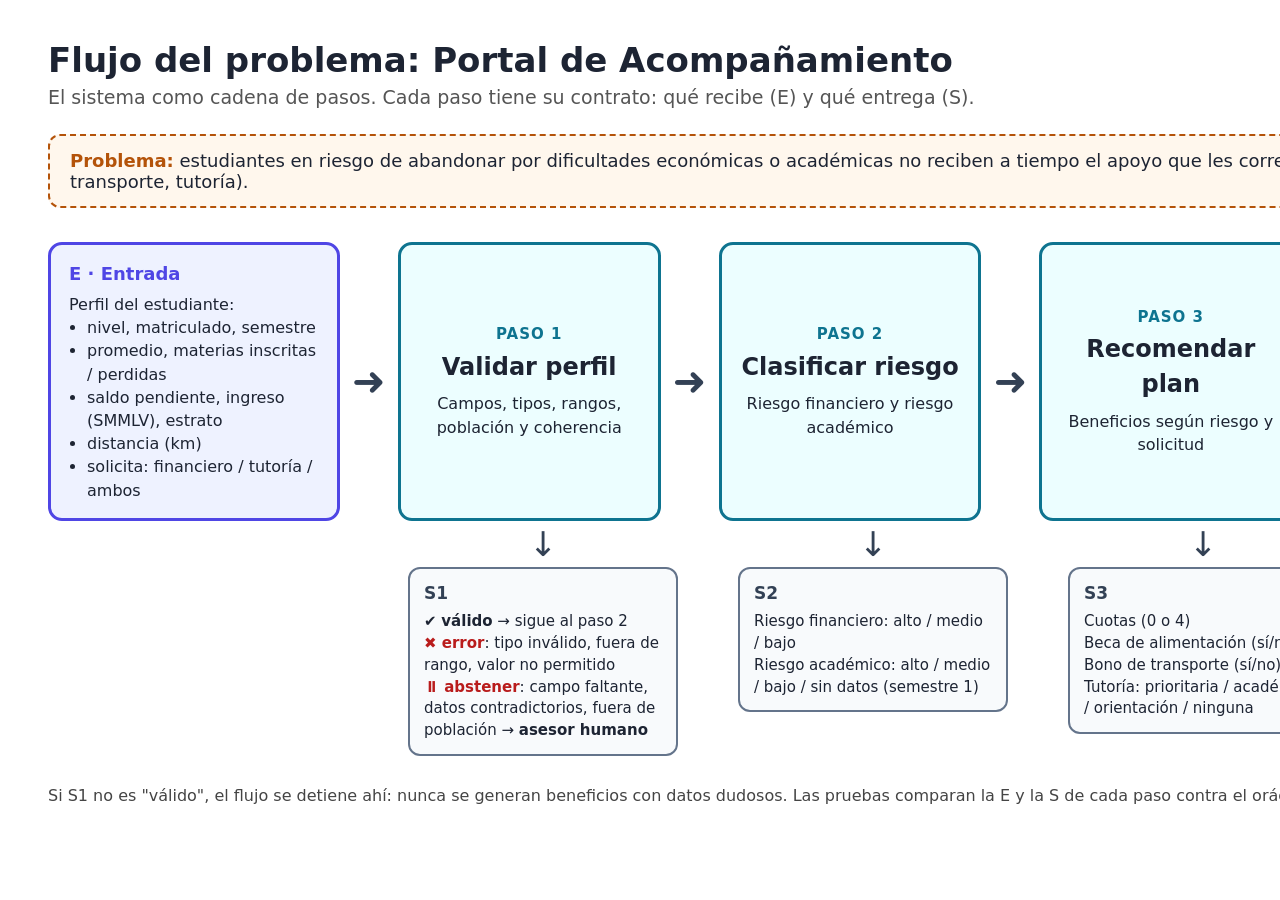
<file: flujo_del_problema.html>
<!doctype html><html><head><meta charset="utf-8"><style>
*{box-sizing:border-box;margin:0}
body{width:1700px;height:830px;background:#fff;font-family:"DejaVu Sans",Arial,sans-serif;color:#1d2433;padding:40px 48px}
h1{font-size:34px;margin-bottom:6px}
.sub{font-size:19px;color:#555;margin-bottom:26px}
.prob{border:2px dashed #b45309;background:#fff7ed;border-radius:12px;padding:14px 20px;font-size:18px;margin-bottom:34px}
.prob b{color:#b45309}
.row{display:flex;align-items:stretch;gap:0}
.box{border-radius:14px;padding:16px 18px;font-size:16px;line-height:1.45}
.e{background:#eef2ff;border:3px solid #4f46e5;width:300px}
.step{background:#ecfeff;border:3px solid #0e7490;width:270px;text-align:center;display:flex;flex-direction:column;justify-content:center}
.step .n{font-size:15px;color:#0e7490;font-weight:bold;letter-spacing:1px}
.step .t{font-size:24px;font-weight:bold;margin:4px 0 8px}
.out{background:#f0fdf4;border:3px solid #15803d;width:300px}
.arrow{width:60px;display:flex;align-items:center;justify-content:center;font-size:40px;color:#334155}
.lab{font-weight:bold;font-size:18px;margin-bottom:6px}
.e .lab{color:#4f46e5}.out .lab{color:#15803d}
.srow{display:flex;margin-top:0}
.scol{display:flex;flex-direction:column;align-items:center}
.down{font-size:34px;color:#334155;height:46px;line-height:46px}
.s{background:#f8fafc;border:2px solid #64748b;border-radius:12px;padding:12px 14px;font-size:15px;line-height:1.45;width:270px}
.s .lab{font-size:17px;color:#334155}
.bad{color:#b91c1c;font-weight:bold}
ul{padding-left:18px}
.legend{margin-top:30px;font-size:16px;color:#444}
</style></head><body>
<h1>Flujo del problema: Portal de Acompañamiento</h1>
<div class="sub">El sistema como cadena de pasos. Cada paso tiene su contrato: qué recibe (E) y qué entrega (S).</div>
<div class="prob"><b>Problema:</b> estudiantes en riesgo de abandonar por dificultades económicas o académicas no reciben a tiempo el apoyo que les corresponde (cuotas, beca, bono de transporte, tutoría).</div>

<div class="row">
 <div class="box e"><div class="lab">E · Entrada</div>Perfil del estudiante:
  <ul><li>nivel, matriculado, semestre</li><li>promedio, materias inscritas / perdidas</li><li>saldo pendiente, ingreso (SMMLV), estrato</li><li>distancia (km)</li><li>solicita: financiero / tutoría / ambos</li></ul></div>
 <div class="arrow">➜</div>
 <div class="box step"><div class="n">PASO 1</div><div class="t">Validar perfil</div>Campos, tipos, rangos, población y coherencia</div>
 <div class="arrow">➜</div>
 <div class="box step"><div class="n">PASO 2</div><div class="t">Clasificar riesgo</div>Riesgo financiero y riesgo académico</div>
 <div class="arrow">➜</div>
 <div class="box step"><div class="n">PASO 3</div><div class="t">Recomendar plan</div>Beneficios según riesgo y solicitud</div>
 <div class="arrow">➜</div>
 <div class="box out"><div class="lab">S · Salida final</div>Plan de apoyo propuesto al estudiante; un asesor lo formaliza.
  <br><br><b>o</b> remisión a asesor humano<br><b>o</b> error controlado</div>
</div>

<div class="srow" style="margin-left:360px">
 <div class="scol"><div class="down">↓</div><div class="s"><div class="lab">S1</div>
  ✔ <b>válido</b> → sigue al paso 2<br>
  <span class="bad">✖ error</span>: tipo inválido, fuera de rango, valor no permitido<br>
  <span class="bad">⏸ abstener</span>: campo faltante, datos contradictorios, fuera de población → <b>asesor humano</b></div></div>
 <div style="width:60px"></div>
 <div class="scol"><div class="down">↓</div><div class="s"><div class="lab">S2</div>
  Riesgo financiero: alto / medio / bajo<br>
  Riesgo académico: alto / medio / bajo / sin datos (semestre 1)</div></div>
 <div style="width:60px"></div>
 <div class="scol"><div class="down">↓</div><div class="s"><div class="lab">S3</div>
  Cuotas (0 o 4)<br>Beca de alimentación (sí/no)<br>Bono de transporte (sí/no)<br>Tutoría: prioritaria / académica / orientación / ninguna</div></div>
</div>
<div class="legend">Si S1 no es "válido", el flujo se detiene ahí: nunca se generan beneficios con datos dudosos. Las pruebas comparan la E y la S de cada paso contra el oráculo.</div>
</body></html>
</file>
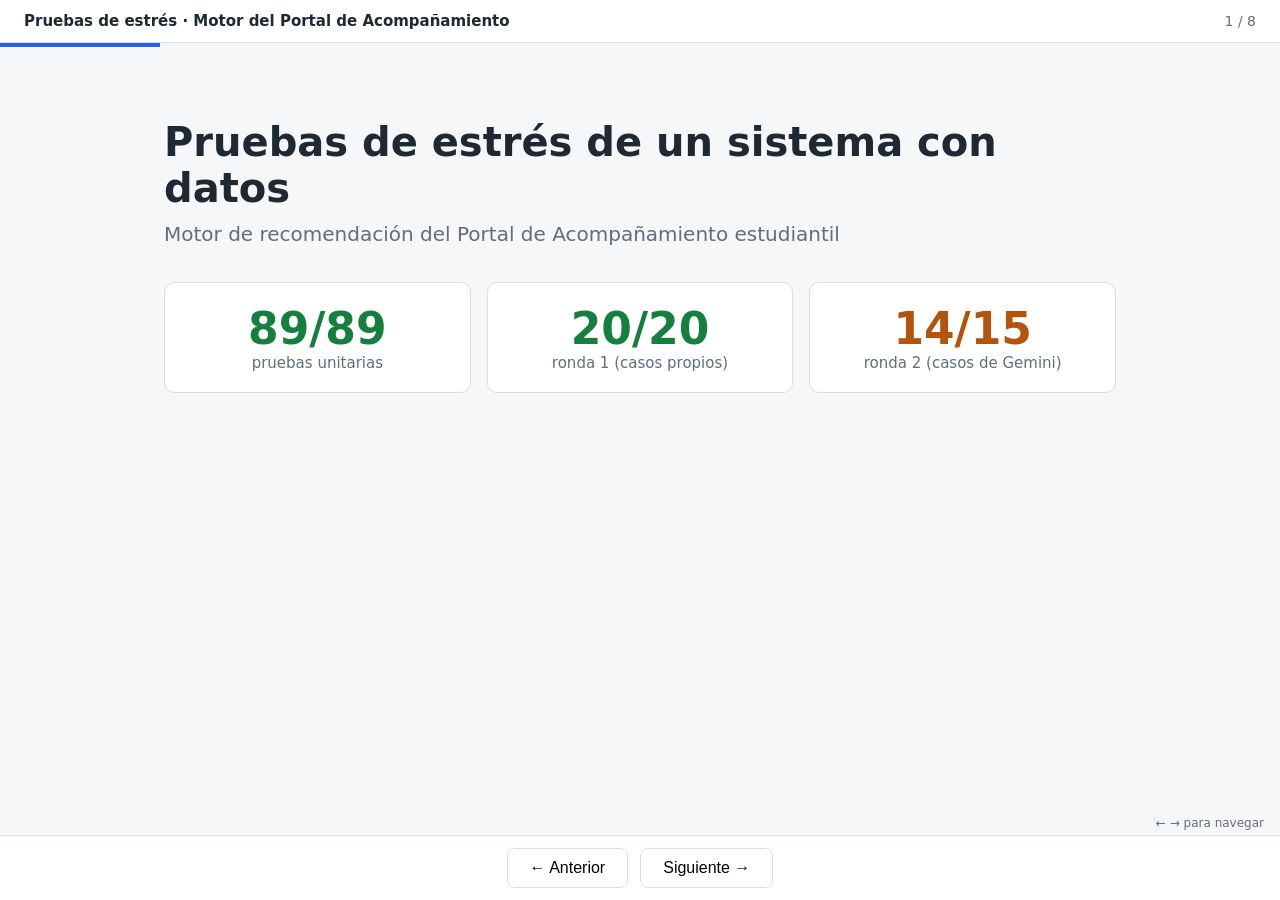
<file: presentacion/apoyo_pruebas.html>
<!DOCTYPE html>
<html lang="es">
<head>
<meta charset="utf-8">
<meta name="viewport" content="width=device-width, initial-scale=1">
<title>Pruebas de estrés · Portal de Acompañamiento</title>
<style>
  :root {
    --fondo: #f6f7f9; --tarjeta: #ffffff; --texto: #1f2933; --suave: #616e7c;
    --borde: #d9dee5; --azul: #2563eb; --verde: #15803d; --verde-bg: #e7f6ec;
    --rojo: #b91c1c; --rojo-bg: #fdecec; --ambar: #b45309; --ambar-bg: #fff4e0;
  }
  * { box-sizing: border-box; }
  body { margin: 0; font-family: system-ui, "Segoe UI", Roboto, sans-serif; background: var(--fondo); color: var(--texto); }
  header { display: flex; justify-content: space-between; align-items: center; padding: 12px 24px; background: var(--tarjeta); border-bottom: 1px solid var(--borde); }
  header strong { font-size: 15px; }
  #contador { color: var(--suave); font-size: 14px; }
  #progreso { height: 4px; background: var(--azul); width: 0; transition: width .3s; }

  main { max-width: 1000px; margin: 0 auto; padding: 32px 24px 100px; }
  .slide { display: none; animation: aparecer .3s ease; }
  .slide.activa { display: block; }
  @keyframes aparecer { from { opacity: 0; transform: translateY(8px); } to { opacity: 1; transform: none; } }

  h1 { font-size: 40px; margin: 40px 0 8px; }
  h2 { font-size: 28px; margin: 0 0 20px; }
  .subtitulo { font-size: 20px; color: var(--suave); margin: 0 0 32px; }
  p, li { font-size: 18px; line-height: 1.55; }

  .tarjeta { background: var(--tarjeta); border: 1px solid var(--borde); border-radius: 10px; padding: 20px; }
  .grilla { display: grid; grid-template-columns: repeat(auto-fit, minmax(220px, 1fr)); gap: 16px; }

  /* Diagrama de pasos */
  .cadena { display: flex; align-items: stretch; gap: 8px; flex-wrap: wrap; margin: 24px 0; }
  .paso { flex: 1; min-width: 150px; background: var(--tarjeta); border: 2px solid var(--azul); border-radius: 10px; padding: 14px; text-align: center; }
  .paso b { display: block; color: var(--azul); font-size: 14px; }
  .paso span { font-size: 17px; }
  .flecha { align-self: center; font-size: 24px; color: var(--suave); }
  .nota { background: var(--ambar-bg); border-left: 4px solid var(--ambar); padding: 12px 16px; border-radius: 6px; }

  /* Métricas */
  .metrica { text-align: center; }
  .metrica .numero { font-size: 44px; font-weight: 700; }
  .metrica .numero.ok { color: var(--verde); }
  .metrica .numero.alerta { color: var(--ambar); }
  .metrica .etiqueta { color: var(--suave); font-size: 15px; }
  .metrica p { font-size: 15px; margin: 8px 0 0; }

  /* Tablas */
  .filtros { display: flex; gap: 8px; margin-bottom: 12px; flex-wrap: wrap; }
  .filtros button { border: 1px solid var(--borde); background: var(--tarjeta); padding: 6px 14px; border-radius: 20px; cursor: pointer; font-size: 14px; }
  .filtros button.activo { background: var(--azul); color: #fff; border-color: var(--azul); }
  .tabla-cont { overflow-x: auto; background: var(--tarjeta); border: 1px solid var(--borde); border-radius: 10px; }
  table { width: 100%; border-collapse: collapse; font-size: 14px; }
  th, td { padding: 8px 12px; text-align: left; border-bottom: 1px solid var(--borde); }
  th { background: #eef1f5; font-weight: 600; }
  tbody tr { cursor: pointer; }
  tbody tr:hover { background: #f1f5ff; }
  tr.falla { background: var(--rojo-bg); }
  .estado { font-weight: 700; padding: 2px 8px; border-radius: 4px; font-size: 12px; }
  .estado.PASA { background: var(--verde-bg); color: var(--verde); }
  .estado.FALLA { background: var(--rojo-bg); color: var(--rojo); }
  code { background: #eef1f5; padding: 1px 5px; border-radius: 4px; font-size: .92em; }
  #detalle { margin-top: 12px; min-height: 60px; }

  /* Comparación A03 */
  .comparar { display: grid; grid-template-columns: 1fr 1fr; gap: 16px; }
  .comparar .tarjeta h3 { margin-top: 0; }
  .cubierto { border-top: 4px solid var(--verde); }
  .hueco { border-top: 4px solid var(--rojo); }
  .revelar { margin-top: 16px; background: var(--azul); color: #fff; border: 0; padding: 10px 18px; border-radius: 8px; font-size: 16px; cursor: pointer; }
  .oculto { display: none; }

  ul.garantias { list-style: none; padding: 0; }
  ul.garantias li { padding: 10px 0 10px 36px; position: relative; border-bottom: 1px solid var(--borde); }
  ul.garantias li::before { content: "✔"; position: absolute; left: 6px; color: var(--verde); font-weight: 700; }
  blockquote { font-size: 21px; border-left: 5px solid var(--azul); margin: 28px 0 0; padding: 12px 20px; background: var(--tarjeta); border-radius: 0 10px 10px 0; }

  nav { position: fixed; bottom: 0; left: 0; right: 0; display: flex; justify-content: center; gap: 12px; padding: 12px; background: var(--tarjeta); border-top: 1px solid var(--borde); }
  nav button { padding: 10px 22px; font-size: 16px; border-radius: 8px; border: 1px solid var(--borde); background: var(--tarjeta); cursor: pointer; }
  nav button:hover { border-color: var(--azul); color: var(--azul); }
  .ayuda { position: fixed; bottom: 70px; right: 16px; font-size: 12px; color: var(--suave); }

  @media (max-width: 640px) {
    h1 { font-size: 30px; } h2 { font-size: 22px; }
    .comparar { grid-template-columns: 1fr; }
    .flecha { display: none; }
  }
</style>
</head>
<body>

<header>
  <strong>Pruebas de estrés · Motor del Portal de Acompañamiento</strong>
  <span id="contador"></span>
</header>
<div id="progreso"></div>

<main>

  <!-- 1. Portada -->
  <section class="slide">
    <h1>Pruebas de estrés de un sistema con datos</h1>
    <p class="subtitulo">Motor de recomendación del Portal de Acompañamiento estudiantil</p>
    <div class="grilla">
      <div class="tarjeta metrica"><div class="numero ok">89/89</div><div class="etiqueta">pruebas unitarias</div></div>
      <div class="tarjeta metrica"><div class="numero ok">20/20</div><div class="etiqueta">ronda 1 (casos propios)</div></div>
      <div class="tarjeta metrica"><div class="numero alerta">14/15</div><div class="etiqueta">ronda 2 (casos de Gemini)</div></div>
    </div>
  </section>

  <!-- 2. El sistema -->
  <section class="slide">
    <h2>1. Qué se probó</h2>
    <p>El motor recibe el perfil de un estudiante (E) y lo procesa en tres pasos encadenados:</p>
    <div class="cadena">
      <div class="paso"><b>Entrada E</b><span>Perfil del estudiante</span></div>
      <div class="flecha">→</div>
      <div class="paso"><b>Paso 1 · S1</b><span>Validar perfil</span></div>
      <div class="flecha">→</div>
      <div class="paso"><b>Paso 2 · S2</b><span>Clasificar riesgo</span></div>
      <div class="flecha">→</div>
      <div class="paso"><b>Paso 3 · S3</b><span>Recomendar plan</span></div>
    </div>
    <p class="nota"><b>Cortocircuito:</b> si S1 no es <code>valido</code>, S2 y S3 quedan en <code>null</code>.
      El sistema nunca otorga beneficios con datos malos: responde <code>error</code> o <code>abstener</code>
      y remite el caso a un asesor humano.</p>
  </section>

  <!-- 3. Tres niveles -->
  <section class="slide">
    <h2>2. Tres niveles de prueba</h2>
    <div class="grilla">
      <div class="tarjeta metrica">
        <div class="numero ok">89</div><div class="etiqueta">pruebas unitarias (pytest)</div>
        <p>Cada regla por separado: umbrales exactos (2.0 vs 2.01, 4.99 vs 5.0 km, 2.99 vs 3.0), tipos inválidos, nulos, rangos, NaN, entradas que no son diccionario.</p>
      </div>
      <div class="tarjeta metrica">
        <div class="numero ok">20/20</div><div class="etiqueta">Ronda 1 · diseñados por nosotros</div>
        <p>5 perfiles reales típicos + 15 simulados difíciles.</p>
      </div>
      <div class="tarjeta metrica">
        <div class="numero alerta">14/15</div><div class="etiqueta">Ronda 2 · generados por Gemini</div>
        <p>Prueba “ciega”: casos que no diseñamos nosotros.</p>
      </div>
    </div>
  </section>

  <!-- 4. Ronda 1 -->
  <section class="slide">
    <h2>3. Resultados de la ronda 1</h2>
    <div class="filtros" data-tabla="r1"></div>
    <div class="tabla-cont"><table id="tabla-r1"></table></div>
    <p style="font-size:14px;color:var(--suave)">Haz clic en una fila para ver por qué el caso es difícil.</p>
    <div id="detalle-r1" class="tarjeta oculto"></div>
  </section>

  <!-- 5. Casos destacados -->
  <section class="slide">
    <h2>4. Casos que vale la pena destacar</h2>
    <div class="grilla">
      <div class="tarjeta"><b>S01 y S02 · Datos faltantes</b><p>Falta el promedio o el saldo y el sistema <b>se abstiene</b> en lugar de asumir 0. Cumple la garantía “no inventa datos”.</p></div>
      <div class="tarjeta"><b>S15 · Primer semestre</b><p>No tener promedio es legítimo en semestre 1: el sistema <b>sí genera un plan</b>, con riesgo académico <code>sin_datos</code>.</p></div>
      <div class="tarjeta"><b>S06 · Contradicción</b><p>Estrato 6 con ingreso de 0.3 SMMLV se marca como <code>datos_contradictorios</code>: posible error o fraude.</p></div>
    </div>
  </section>

  <!-- 6. Ronda 2 -->
  <section class="slide">
    <h2>5. Resultados de la ronda 2 (Gemini)</h2>
    <div class="filtros" data-tabla="r2"></div>
    <div class="tabla-cont"><table id="tabla-r2"></table></div>
    <div id="detalle-r2" class="tarjeta oculto"></div>
  </section>

  <!-- 7. Hallazgo A03 -->
  <section class="slide">
    <h2>6. El hallazgo: caso A03</h2>
    <div class="comparar">
      <div class="tarjeta cubierto">
        <h3>S06 · cubierto por el contrato</h3>
        <p>Estrato <b>6</b> con ingreso de <b>0.3</b> SMMLV</p>
        <p>Regla: “estrato ≥ 5 con ingreso &lt; 1” → <code>abstener</code></p>
        <p>✅ Detectado</p>
      </div>
      <div class="tarjeta hueco">
        <h3>A03 · NO cubierto</h3>
        <p>Estrato <b>1</b> con ingreso de <b>18</b> SMMLV</p>
        <p>Como el estrato es ≤ 2, el sistema lo clasifica con riesgo financiero <b>alto</b>.</p>
        <p>❌ Recibe <b>beca de alimentación + 4 cuotas</b></p>
      </div>
    </div>
    <button class="revelar" id="btn-conclusion">¿Es un error del código?</button>
    <div id="conclusion" class="oculto">
      <p class="nota" style="margin-top:16px">
        <b>No.</b> El motor cumple el contrato al pie de la letra: el problema está en el <b>contrato</b>, no en el código.
        Las pruebas de estrés con datos externos sacaron a la luz un hueco en la especificación que los casos propios no encontraron.
      </p>
      <p><b>Por qué no se “corrigió”:</b> cambiar el código sin cambiar antes el contrato sería ocultar el hallazgo.</p>
      <p><b>Propuesta:</b> agregar al contrato la regla <code>estrato ≤ 2 y ingreso &gt; X SMMLV → abstener(datos_contradictorios)</code>
        y después actualizar el motor y las pruebas.</p>
    </div>
  </section>

  <!-- 8. Cierre -->
  <section class="slide">
    <h2>7. Conclusión</h2>
    <ul class="garantias">
      <li>Nunca lanza una excepción: toda entrada termina en <code>plan</code>, <code>abstener</code> o <code>error</code>.</li>
      <li>Nunca inventa datos que faltan (no asume saldo 0 ni promedio 0).</li>
      <li>Nunca otorga beneficios fuera de la población (posgrado, no matriculados).</li>
      <li>Respeta los umbrales inclusivos (≤ 2 SMMLV, ≥ 5 km).</li>
    </ul>
    <blockquote>Las pruebas de estrés con datos de otra fuente encontraron un hueco en el contrato (A03): para eso sirven.</blockquote>
  </section>

</main>

<span class="ayuda">← → para navegar</span>
<nav>
  <button id="anterior">← Anterior</button>
  <button id="siguiente">Siguiente →</button>
</nav>

<script>
  // ---------------- Datos (salida real de ejecutar_pruebas.py) ----------------
  const RONDA1 = [
    ["R01", "PASA", "plan · fin=alto aca=medio · cuotas=4 beca bono · tutoría académica", "Perfil más común: bajo ingreso, una materia perdida, pide ambos apoyos."],
    ["R02", "PASA", "plan · fin=bajo aca=bajo · sin beneficios · orientación", "Estudiante al día que solo quiere orientación."],
    ["R03", "PASA", "plan · fin=medio aca=alto · cuotas=4 · tutoría prioritaria", "Primer semestre con bajo rendimiento: activa tutoría prioritaria."],
    ["R04", "PASA", "plan · fin=alto aca=bajo · cuotas=4 beca bono", "Solo pide apoyo financiero, vive lejos."],
    ["R05", "PASA", "plan · fin=medio aca=medio · cuotas=4 bono · tutoría académica", "Riesgo medio en ambas dimensiones."],
    ["S01", "PASA", "abstener (campo_faltante: promedio)", "Falta el promedio: sin él no se puede clasificar el riesgo académico."],
    ["S02", "PASA", "abstener (campo_faltante: saldo_pendiente)", "Pide apoyo financiero pero no hay saldo: el sistema podría asumir 0 y negar el apoyo."],
    ["S03", "PASA", "error (fuera_de_rango: promedio)", "Promedio en escala 0-10 en lugar de 0-5."],
    ["S04", "PASA", "error (fuera_de_rango: saldo_pendiente)", "Saldo negativo (saldo a favor) mal cargado."],
    ["S05", "PASA", "abstener (datos_contradictorios: materias_perdidas)", "Perdió más materias de las que inscribió."],
    ["S06", "PASA", "abstener (datos_contradictorios: estrato)", "Estrato 6 con ingreso menor a 1 SMMLV: posible error o fraude."],
    ["S07", "PASA", "abstener (fuera_de_poblacion: matriculado)", "No está matriculado este semestre."],
    ["S08", "PASA", "abstener (fuera_de_poblacion: nivel)", "Estudiante de posgrado: el sistema se diseñó para pregrado."],
    ["S09", "PASA", "plan · fin=bajo aca=medio · tutoría académica", "Promedio exactamente en el umbral 3.0."],
    ["S10", "PASA", "plan · fin=alto aca=bajo · cuotas=4 beca", "Ingreso exactamente en el umbral de 2 SMMLV."],
    ["S11", "PASA", "plan · fin=medio aca=bajo · cuotas=4 bono", "Distancia exactamente en el umbral de 5 km."],
    ["S12", "PASA", "error (fuera_de_rango: saldo_pendiente)", "Saldo absurdo (ceros de más)."],
    ["S13", "PASA", "error (tipo_invalido: promedio)", "Promedio escrito como texto: “tres punto cinco”."],
    ["S14", "PASA", "error (fuera_de_rango: semestre)", "Semestre mayor al máximo del programa."],
    ["S15", "PASA", "plan · fin=alto aca=sin_datos · cuotas=4 beca · orientación", "Primer semestre sin notas: el promedio vacío es legítimo."],
  ];
  const RONDA2 = [
    ["A01", "PASA", "error (tipo_invalido: semestre)", "Semestre escrito como texto."],
    ["A02", "PASA", "plan · fin=medio aca=bajo · orientación", "Promedio exactamente en el umbral 3.5."],
    ["A03", "FALLA", "plan · fin=alto aca=medio · cuotas=4 beca", "Estrato 1 con ingreso de 18 SMMLV. Esperado: abstener (datos_contradictorios). Obtenido: plan con beca."],
    ["A04", "PASA", "error (fuera_de_rango: materias_inscritas)", "Cero materias inscritas."],
    ["A05", "PASA", "abstener (campo_faltante: solicita)", "Falta el campo solicita."],
    ["A06", "PASA", "plan · fin=alto aca=bajo · cuotas=4 beca · orientación", "Varios umbrales a la vez: saldo $1, ingreso 2.0, distancia 4.99 km."],
    ["A07", "PASA", "abstener (fuera_de_poblacion: matriculado)", "No matriculado, primer semestre sin promedio."],
    ["A08", "PASA", "error (fuera_de_rango: distancia_km)", "Distancia negativa."],
    ["A09", "PASA", "abstener (campo_faltante: promedio)", "Promedio vacío en semestre 2 (solo se permite en semestre 1)."],
    ["A10", "PASA", "plan · fin=bajo aca=alto · tutoría prioritaria", "Perdió todas las materias (8 de 8)."],
    ["A11", "PASA", "error (valor_no_permitido: solicita)", "Valor de solicita fuera de la lista."],
    ["A12", "PASA", "error (fuera_de_rango: saldo_pendiente)", "Saldo por encima del tope."],
    ["A13", "PASA", "plan · fin=bajo aca=alto · tutoría prioritaria", "Riesgo académico alto sin pedir tutoría."],
    ["A14", "PASA", "abstener (fuera_de_poblacion: nivel)", "Nivel doctorado."],
    ["A15", "PASA", "plan · sin beneficios", "Pide apoyo financiero pero no debe nada."],
  ];
  const DATOS = { r1: RONDA1, r2: RONDA2 };

  // ---------------- Tablas con filtro y detalle ----------------
  function tipoDe(obtenido) {
    return obtenido.startsWith("plan") ? "plan" : obtenido.startsWith("error") ? "error" : "abstener";
  }

  function pintarTabla(clave, filtro) {
    const filas = DATOS[clave].filter(f => filtro === "todos" || tipoDe(f[2]) === filtro || f[1] === filtro);
    const tabla = document.getElementById("tabla-" + clave);
    tabla.innerHTML = "<thead><tr><th>ID</th><th>Estado</th><th>Decisión del sistema</th></tr></thead><tbody>" +
      filas.map(f => `<tr class="${f[1] === "FALLA" ? "falla" : ""}" data-id="${f[0]}">
        <td><b>${f[0]}</b></td><td><span class="estado ${f[1]}">${f[1]}</span></td><td>${f[2]}</td></tr>`).join("") +
      "</tbody>";
    tabla.querySelectorAll("tbody tr").forEach(tr => tr.addEventListener("click", () => {
      const f = DATOS[clave].find(x => x[0] === tr.dataset.id);
      const det = document.getElementById("detalle-" + clave);
      det.innerHTML = `<b>${f[0]}</b> · ${f[3]}`;
      det.classList.remove("oculto");
    }));
  }

  document.querySelectorAll(".filtros").forEach(cont => {
    const clave = cont.dataset.tabla;
    const opciones = { todos: "Todos", plan: "Plan", abstener: "Abstener", error: "Error" };
    if (clave === "r2") opciones.FALLA = "Solo fallas";
    Object.entries(opciones).forEach(([valor, texto], i) => {
      const b = document.createElement("button");
      b.textContent = texto;
      if (i === 0) b.classList.add("activo");
      b.addEventListener("click", () => {
        cont.querySelectorAll("button").forEach(x => x.classList.remove("activo"));
        b.classList.add("activo");
        pintarTabla(clave, valor);
      });
      cont.appendChild(b);
    });
    pintarTabla(clave, "todos");
  });

  // ---------------- Revelar conclusión A03 ----------------
  document.getElementById("btn-conclusion").addEventListener("click", e => {
    document.getElementById("conclusion").classList.remove("oculto");
    e.target.classList.add("oculto");
  });

  // ---------------- Navegación entre diapositivas ----------------
  const slides = document.querySelectorAll(".slide");
  let actual = 0;
  function mostrar(i) {
    actual = Math.max(0, Math.min(slides.length - 1, i));
    slides.forEach((s, j) => s.classList.toggle("activa", j === actual));
    document.getElementById("contador").textContent = `${actual + 1} / ${slides.length}`;
    document.getElementById("progreso").style.width = `${100 * (actual + 1) / slides.length}%`;
    window.scrollTo(0, 0);
  }
  document.getElementById("anterior").addEventListener("click", () => mostrar(actual - 1));
  document.getElementById("siguiente").addEventListener("click", () => mostrar(actual + 1));
  document.addEventListener("keydown", e => {
    if (e.key === "ArrowRight" || e.key === " ") { e.preventDefault(); mostrar(actual + 1); }
    if (e.key === "ArrowLeft") mostrar(actual - 1);
  });
  mostrar(0);
</script>
</body>
</html>
</file>
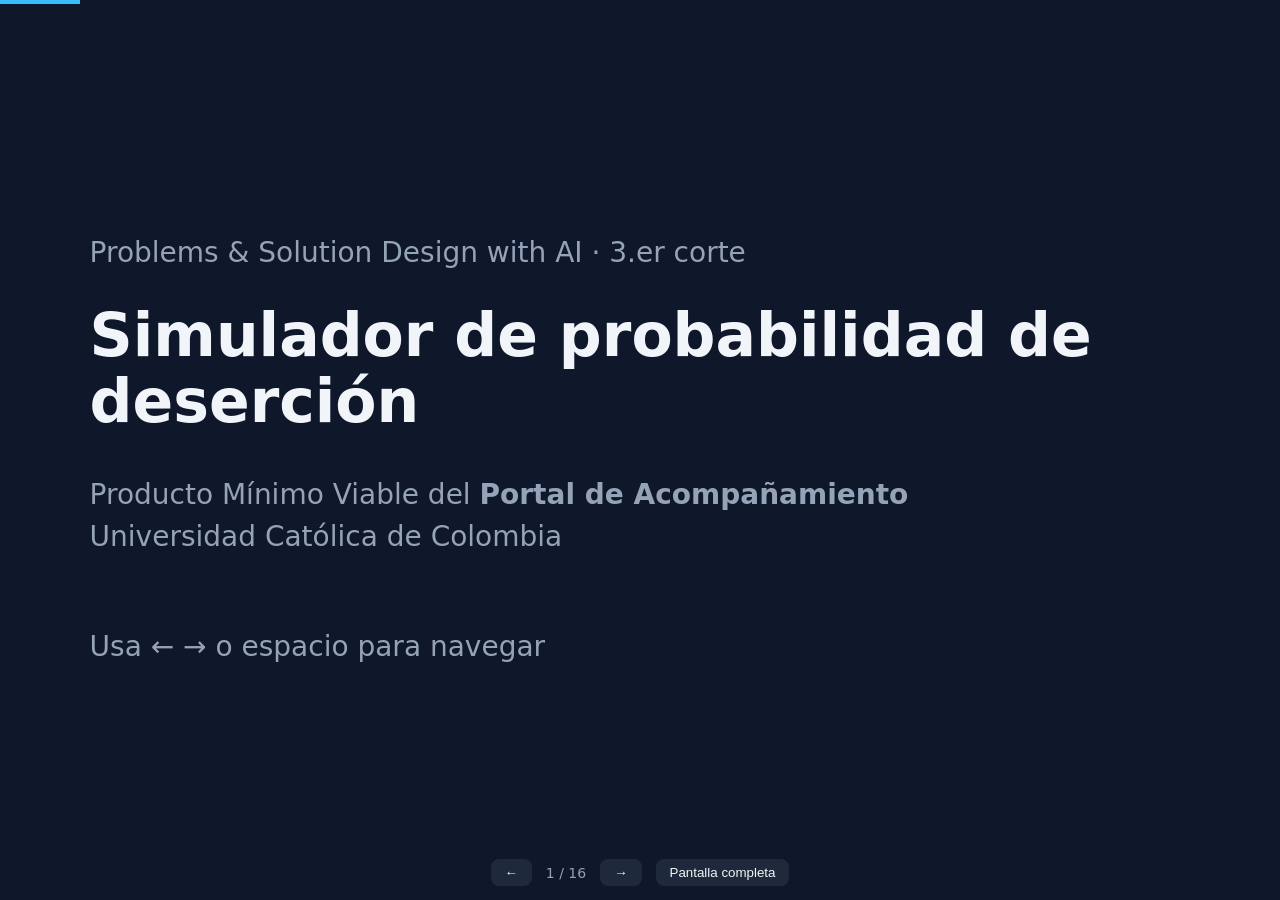
<file: presentacion/presentacion_pmv.html>
<!DOCTYPE html>
<html lang="es">
<head>
<meta charset="utf-8">
<meta name="viewport" content="width=device-width, initial-scale=1">
<title>PMV · Simulador de deserción · Portal de Acompañamiento</title>
<style>
  :root{--bg:#0f172a;--card:#1e293b;--txt:#f1f5f9;--soft:#94a3b8;--azul:#38bdf8;--verde:#4ade80;--rojo:#f87171;--ambar:#fbbf24}
  *{box-sizing:border-box}
  body{margin:0;font-family:system-ui,"Segoe UI",Roboto,sans-serif;background:var(--bg);color:var(--txt);overflow:hidden}
  .slide{position:absolute;inset:0;padding:5vh 7vw;display:none;flex-direction:column;justify-content:center}
  .slide.on{display:flex;animation:in .35s ease}
  @keyframes in{from{opacity:0;transform:translateX(24px)}to{opacity:1;transform:none}}
  h1{font-size:clamp(34px,5vw,60px);margin:0 0 12px;line-height:1.1}
  h2{font-size:clamp(26px,3.4vw,40px);margin:0 0 24px;color:var(--azul)}
  p,li{font-size:clamp(17px,1.9vw,24px);line-height:1.5}
  .sub{color:var(--soft);font-size:clamp(18px,2.2vw,28px)}
  .grid{display:grid;grid-template-columns:repeat(auto-fit,minmax(220px,1fr));gap:18px}
  .card{background:var(--card);border-radius:14px;padding:20px}
  .card b{display:block;color:var(--azul);margin-bottom:6px;font-size:clamp(16px,1.7vw,22px)}
  .card span{font-size:clamp(15px,1.5vw,19px);color:var(--soft)}
  .num{font-size:clamp(40px,5.5vw,72px);font-weight:800}
  .ok{color:var(--verde)}.mal{color:var(--rojo)}.am{color:var(--ambar)}
  .cadena{display:flex;gap:10px;align-items:stretch;flex-wrap:wrap;margin:10px 0 20px}
  .paso{flex:1;min-width:150px;border:2px solid var(--azul);border-radius:12px;padding:14px;text-align:center;font-size:clamp(15px,1.6vw,20px)}
  .paso small{display:block;color:var(--soft);font-size:.8em;margin-top:4px}
  .fl{align-self:center;font-size:28px;color:var(--soft)}
  table{border-collapse:collapse;width:100%;font-size:clamp(14px,1.5vw,19px)}
  td,th{padding:9px 12px;border-bottom:1px solid #334155;text-align:left}
  th{color:var(--azul)}
  code{background:#0b1220;padding:2px 8px;border-radius:6px;color:var(--ambar)}
  .nota{border-left:4px solid var(--ambar);background:#2a2410;padding:12px 18px;border-radius:6px}
  .bar{height:14px;border-radius:7px;background:var(--azul)}
  #hud{position:fixed;bottom:14px;left:0;right:0;display:flex;justify-content:center;gap:14px;align-items:center;color:var(--soft);font-size:14px}
  #hud button{background:var(--card);color:var(--txt);border:0;border-radius:8px;padding:6px 14px;cursor:pointer}
  #prog{position:fixed;top:0;left:0;height:4px;background:var(--azul);transition:width .3s}
</style>
</head>
<body>
<div id="prog"></div>

<section class="slide">
  <p class="sub">Problems &amp; Solution Design with AI · 3.er corte</p>
  <h1>Simulador de probabilidad de deserción</h1>
  <p class="sub">Producto Mínimo Viable del <b>Portal de Acompañamiento</b><br>Universidad Católica de Colombia</p>
  <p class="sub" style="margin-top:40px">Usa ← → o espacio para navegar</p>
</section>

<section class="slide">
  <h2>El problema</h2>
  <div class="grid">
    <div class="card"><div class="num am">8,65 %</div><b>Deserción anual universitaria</b><span>SPADIES 3.0, MEN, 2024</span></div>
    <div class="card"><div class="num mal">22,61 %</div><b>Deserción acumulada a semestre 10</b><span>cohorte, nivel universitario</span></div>
  </div>
  <p style="margin-top:28px"><b>Pregunta operativa:</b> ¿a qué estudiantes acompañar este semestre, y con qué? La causa define la intervención: una tutoría no resuelve una deuda de matrícula.</p>
</section>

<section class="slide">
  <h2>Simular primero, datos reales después</h2>
  <ul>
    <li><b>Punto de partida:</b> no teníamos histórico propio de la universidad, y los datos (promedio, deuda, ingreso, estrato) son sensibles. Por eso se construyó una cohorte sintética para validar el sistema de punta a punta.</li>
    <li><b>Luego se incorporaron datos reales:</b> <code>modelo/datos_reales.py</code> es un adaptador que convierte datasets externos entrantes (UCI, 4.424 estudiantes) al contrato de 14 variables del simulador.</li>
    <li>Funciona: <b>3.630 estudiantes reales</b> con desenlace cerrado se procesan por la misma cadena de 3 pasos (<code>origen = "uci"</code>) y se mide contra lo que realmente pasó.</li>
  </ul>
  <p class="sub">Los datos reales no reemplazan la arquitectura: entran por ella.</p>
</section>

<section class="slide">
  <h2>Nuestro recorrido en dos etapas</h2>
  <div class="grid">
    <div class="card"><b>A · Pruebas de estrés</b><span>Contrato E→S, dataset adversarial, oráculo, motor v1→v2, biblioteca de prompts. Ronda 1: 14/20 → Ronda 2: 20/20.</span></div>
    <div class="card"><b>B · Simulador (PMV)</b><span>App web con regresión logística de 4 dimensiones, incertidumbre P5–P95, base de datos y validación con datos reales.</span></div>
  </div>
</section>

<section class="slide">
  <h2>Arquitectura: tres pasos con contrato</h2>
  <div class="cadena">
    <div class="paso"><b>E</b><small>perfil del estudiante</small></div><div class="fl">→</div>
    <div class="paso"><b>1 · Validar</b><small>error / abstener / válido</small></div><div class="fl">→</div>
    <div class="paso"><b>2 · Riesgo</b><small>logística + P5–P95</small></div><div class="fl">→</div>
    <div class="paso"><b>3 · Intervención</b><small>decisión y prioridad</small></div>
  </div>
  <p><b>Backend</b> Flask + API JSON · <b>BD</b> SQLite · <b>Front</b> HTML/JS propio con gráficas SVG · <b>Config</b> centralizada.</p>
  <p class="sub">Garantía: nunca lanza excepción; toda entrada termina en plan, abstención o error.</p>
</section>

<section class="slide">
  <h2>Cuatro dimensiones de riesgo</h2>
  <div class="grid">
    <div class="card"><b>Académica</b><span>promedio, materias perdidas, asistencia</span></div>
    <div class="card"><b>Financiera</b><span>saldo, ingreso del hogar, estrato</span></div>
    <div class="card"><b>Laboral</b><span>intensidad de trabajo, alineación con la carrera</span></div>
    <div class="card"><b>Personal</b><span>desplazamiento, personas a cargo</span></div>
  </div>
  <p style="margin-top:24px"><code>sA = 0,40·(1 − promedio/5) + 0,30·min(perdidas/3,1) + 0,30·(1 − asistencia/100)</code><br>Se recalcula a mano en diez segundos.</p>
</section>

<section class="slide">
  <h2>La decisión clave: logística, no Montecarlo</h2>
  <div class="nota"><p style="margin:0">Montecarlo <b>no es un modelo</b> de deserción: es un método de muestreo. Responde <i>qué pasa si los supuestos se mueven</i>. La logística responde <i>por qué este estudiante está en riesgo</i>.</p></div>
  <div class="grid" style="margin-top:22px">
    <div class="card"><b>Logística (modelo)</b><span>p ∈ (0,1), contribución por dimensión, reentrenable con datos reales</span></div>
    <div class="card"><b>Montecarlo 1</b><span>genera la cohorte sintética</span></div>
    <div class="card"><b>Montecarlo 2</b><span>K = 1000 → intervalo P5–P95 de coeficientes</span></div>
  </div>
</section>

<section class="slide">
  <h2>El intercepto no se inventó: se calibró</h2>
  <p><code>p = 1 / (1 + exp(−(b₀ + 3,0·sA + 2,5·sF + 1,5·sL + 1,2·sP)))</code></p>
  <p>b₀ se calibra por <b>bisección</b> para que la probabilidad media iguale la tasa base.</p>
  <div class="grid">
    <div class="card"><div class="num ok">0,09000</div><b>media obtenida</b><span>objetivo 0,09 · diferencia 10⁻⁸</span></div>
    <div class="card"><div class="num">−4,9475</div><b>b₀ calibrado</b><span>n = 500, semilla 42</span></div>
    <div class="card"><div class="num">4,42 %</div><b>tasa semestral oficial</b><span>botón de calibración SPADIES</span></div>
  </div>
</section>

<section class="slide">
  <h2>Adaptador de datos reales (datos_reales.py)</h2>
  <div class="cadena">
    <div class="paso"><b>CSV externo</b><small>UCI · 37 columnas</small></div><div class="fl">→</div>
    <div class="paso"><b>mapear_fila_uci</b><small>a 14 variables del contrato</small></div><div class="fl">→</div>
    <div class="paso"><b>Cadena 1·2·3</b><small>validar, riesgo, intervención</small></div><div class="fl">→</div>
    <div class="paso"><b>AUC-ROC</b><small>vs. desenlace real</small></div>
  </div>
  <ul style="font-size:.85em">
    <li>Promedio 0–20 → 0–5, materias perdidas, asistencia estimada, deuda, beca, desplazamiento.</li>
    <li>Estrato e ingreso se <b>aproximan</b> desde ocupación de los padres (limitación declarada).</li>
    <li>Resultado: <b>473 tutorías académicas</b> activadas que la cohorte sintética nunca generaba.</li>
  </ul>
</section>

<section class="slide">
  <h2>Validación: ¿por qué creerle al modelo?
  <table>
    <tr><th>Prueba</th><th>Resultado</th></tr>
    <tr><td>Calibración</td><td class="ok">Pasa (±0,005)</td></tr>
    <tr><td>Monotonía</td><td class="ok">13 de 13 variables</td></tr>
    <tr><td>Validez de cara</td><td class="ok">3 de 3 perfiles</td></tr>
    <tr><td>Dataset real UCI (N = 3.630)</td><td class="ok"><b>AUC-ROC 0,8936</b></td></tr>
    <tr><td>Pruebas automáticas</td><td class="ok"><b>351 pasan</b></td></tr>
  </table>
</section>

<section class="slide">
  <h2>Hallazgo contraintuitivo</h2>
  <p>El coeficiente más grande (académico, 3,0) es el que <b>menos</b> mueve el índice.</p>
  <p>Efecto de variar cada coeficiente ±50 %:</p>
  <div style="max-width:700px">
    <p style="margin:6px 0">Financiera · 10,13 pp<br><span class="bar" style="display:block;width:100%"></span></p>
    <p style="margin:6px 0">Académica · 3,22 pp<br><span class="bar" style="display:block;width:32%;background:var(--ambar)"></span></p>
  </div>
  <p class="sub">La influencia depende del tamaño típico del subpuntaje (s̄F = 0,43 vs s̄A = 0,11). Con datos reales, lo primero a estimar bien es <b>bF</b>.</p>
</section>

<section class="slide">
  <h2>Pruebas de estrés: el motor encontró sus fallos</h2>
  <div class="grid">
    <div class="card"><div class="num am">14/20</div><b>Ronda 1 (v1)</b><span>6 fallos adversariales</span></div>
    <div class="card"><div class="num ok">20/20</div><b>Ronda 2 (v2)</b><span>fallos corregidos</span></div>
    <div class="card"><div class="num am">14/15</div><b>Casos nuevos Gemini</b><span>falla A03: hueco del contrato</span></div>
  </div>
  <p style="margin-top:20px;font-size:.9em">Ejemplos: posgrado con beca (S08), promedio como texto → <code>TypeError</code> (S13), umbral inclusivo mal aplicado (S10), estrato 1 con 18 SMMLV recibe beca (A03).</p>
</section>

<section class="slide">
  <h2>Demostración del PMV</h2>
  <ol>
    <li><code>python app.py</code> → abrir <code>http://127.0.0.1:5000</code></li>
    <li>Pulsar <b>Simular</b>: cohorte de 500 estudiantes, índice general y riesgo por dimensión.</li>
    <li>Abrir un estudiante en el <b>inspector lateral</b>: intervalo P5–P95 y problemas detectados.</li>
    <li>Probar <b>What-If</b> y la pestaña <b>Validación del modelo</b> (ROC, tornado).</li>
    <li>Botón de <b>calibración oficial</b> SPADIES (0,0442).</li>
  </ol>
</section>

<section class="slide">
  <h2>Limitaciones (lo decimos de frente)</h2>
  <ul>
    <li>Coeficientes = <b>supuestos expertos</b>; P5–P95 solo mide su incertidumbre.</li>
    <li>El AUC 0,8936 es del dataset UCI (Portugal), no de Colombia.</li>
    <li>Los "casos reales" de la etapa A son perfiles típicos inventados; el oráculo lo redactó una IA y debe ser firmado por el equipo.</li>
    <li>La cohorte sintética casi no genera tutorías académicas; no se retocó para forzarlo.</li>
    <li>A03 abierto en el contrato.</li>
  </ul>
</section>

<section class="slide">
  <h2>Próximos pasos</h2>
  <ul>
    <li>Cerrar A03 (ronda 3) en contrato y código.</li>
    <li>Estimar coeficientes por máxima verosimilitud con histórico anonimizado y validar con partición temporal.</li>
    <li>Conseguir casos reales anonimizados.</li>
    <li>Conectar con las pantallas del prototipo del Portal.</li>
  </ul>
  <p class="sub">La cadena de 3 pasos, la base y la página no cambian al pasar a datos reales.</p>
</section>

<section class="slide" style="text-align:center;align-items:center">
  <h1>Gracias</h1>
  <p class="sub">¿Preguntas?</p>
  <p class="sub">Informe completo: <code>informe/informe_proyecto.md</code></p>
</section>

<div id="hud"><button onclick="ir(-1)">←</button><span id="n"></span><button onclick="ir(1)">→</button><button onclick="document.documentElement.requestFullscreen()">Pantalla completa</button></div>
<script>
  const S=[...document.querySelectorAll('.slide')];let i=0;
  function mostrar(){S.forEach((s,k)=>s.classList.toggle('on',k===i));
    document.getElementById('n').textContent=(i+1)+' / '+S.length;
    document.getElementById('prog').style.width=((i+1)/S.length*100)+'%';location.hash=i+1}
  function ir(d){i=Math.min(S.length-1,Math.max(0,i+d));mostrar()}
  document.addEventListener('keydown',e=>{if(['ArrowRight',' ','PageDown'].includes(e.key))ir(1);if(['ArrowLeft','PageUp'].includes(e.key))ir(-1)});
  i=Math.max(0,(parseInt(location.hash.slice(1))||1)-1);mostrar();
</script>
</body>
</html>
</file>
